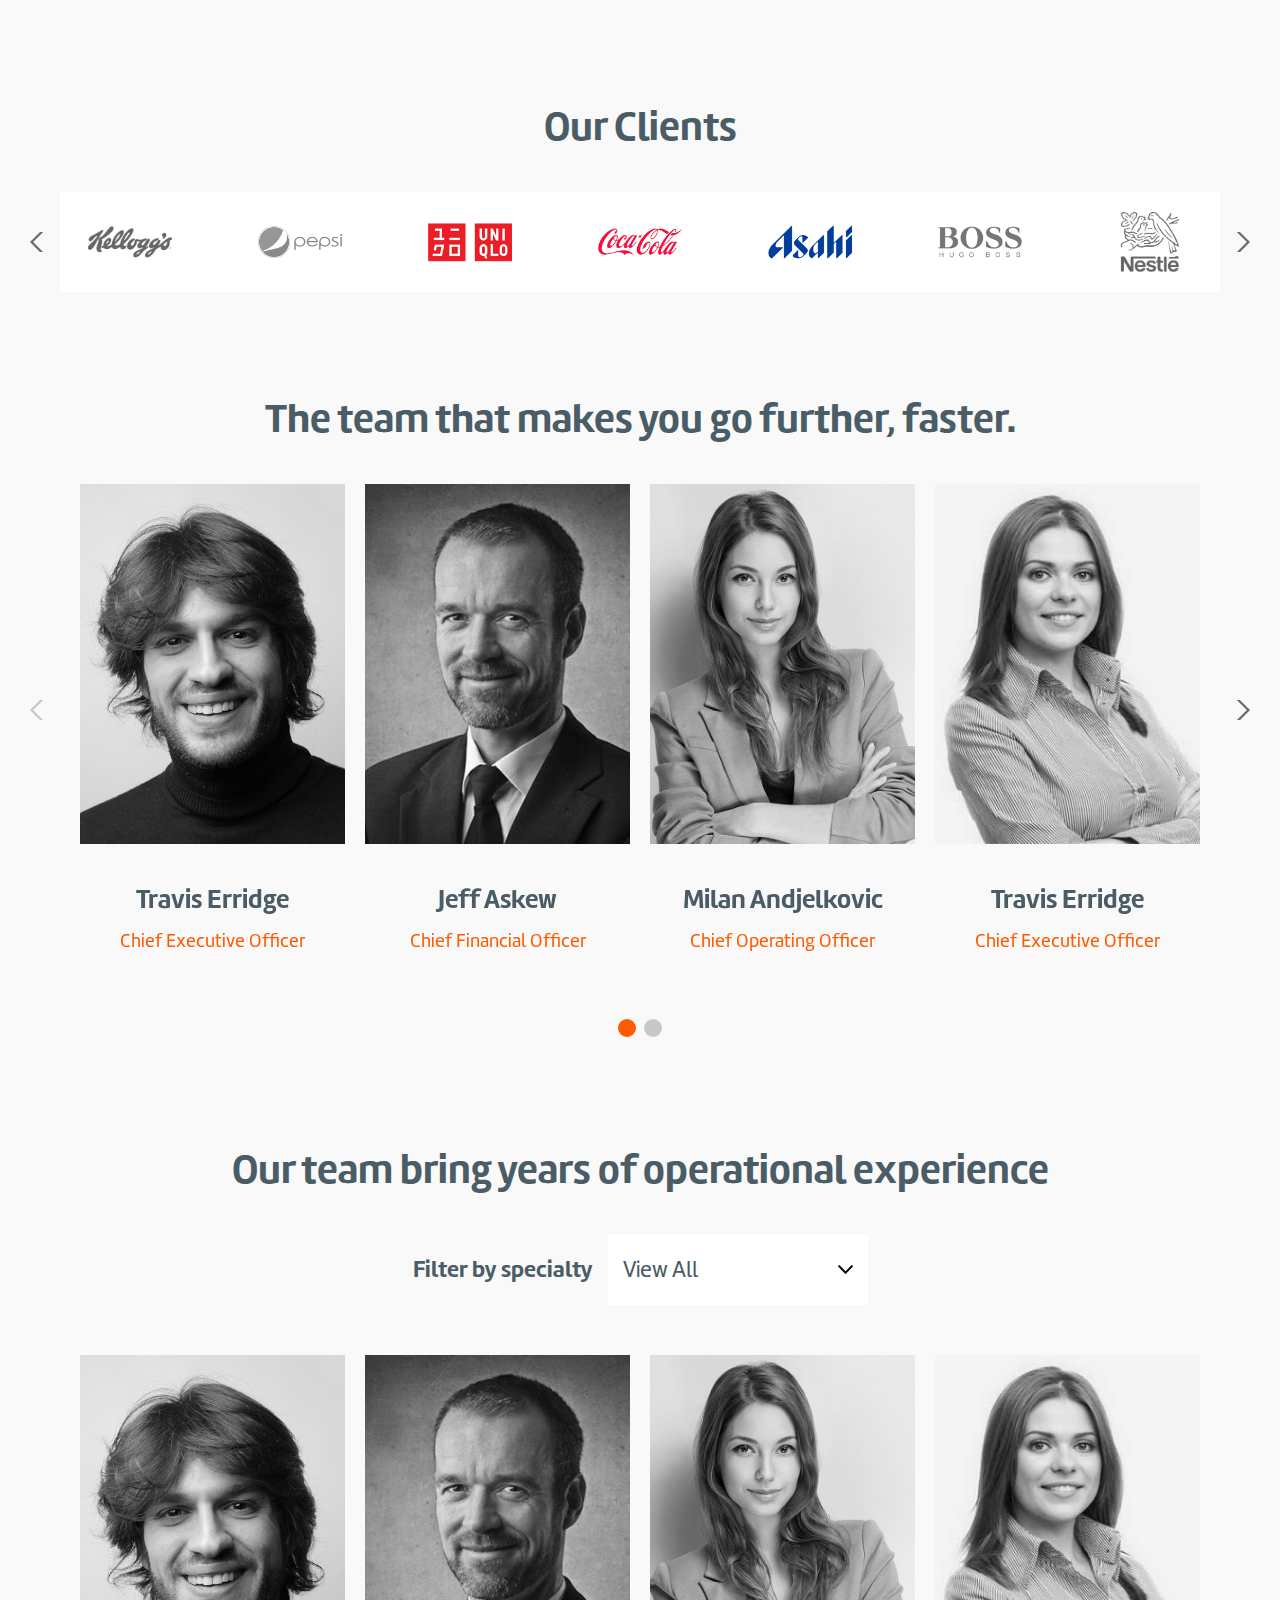
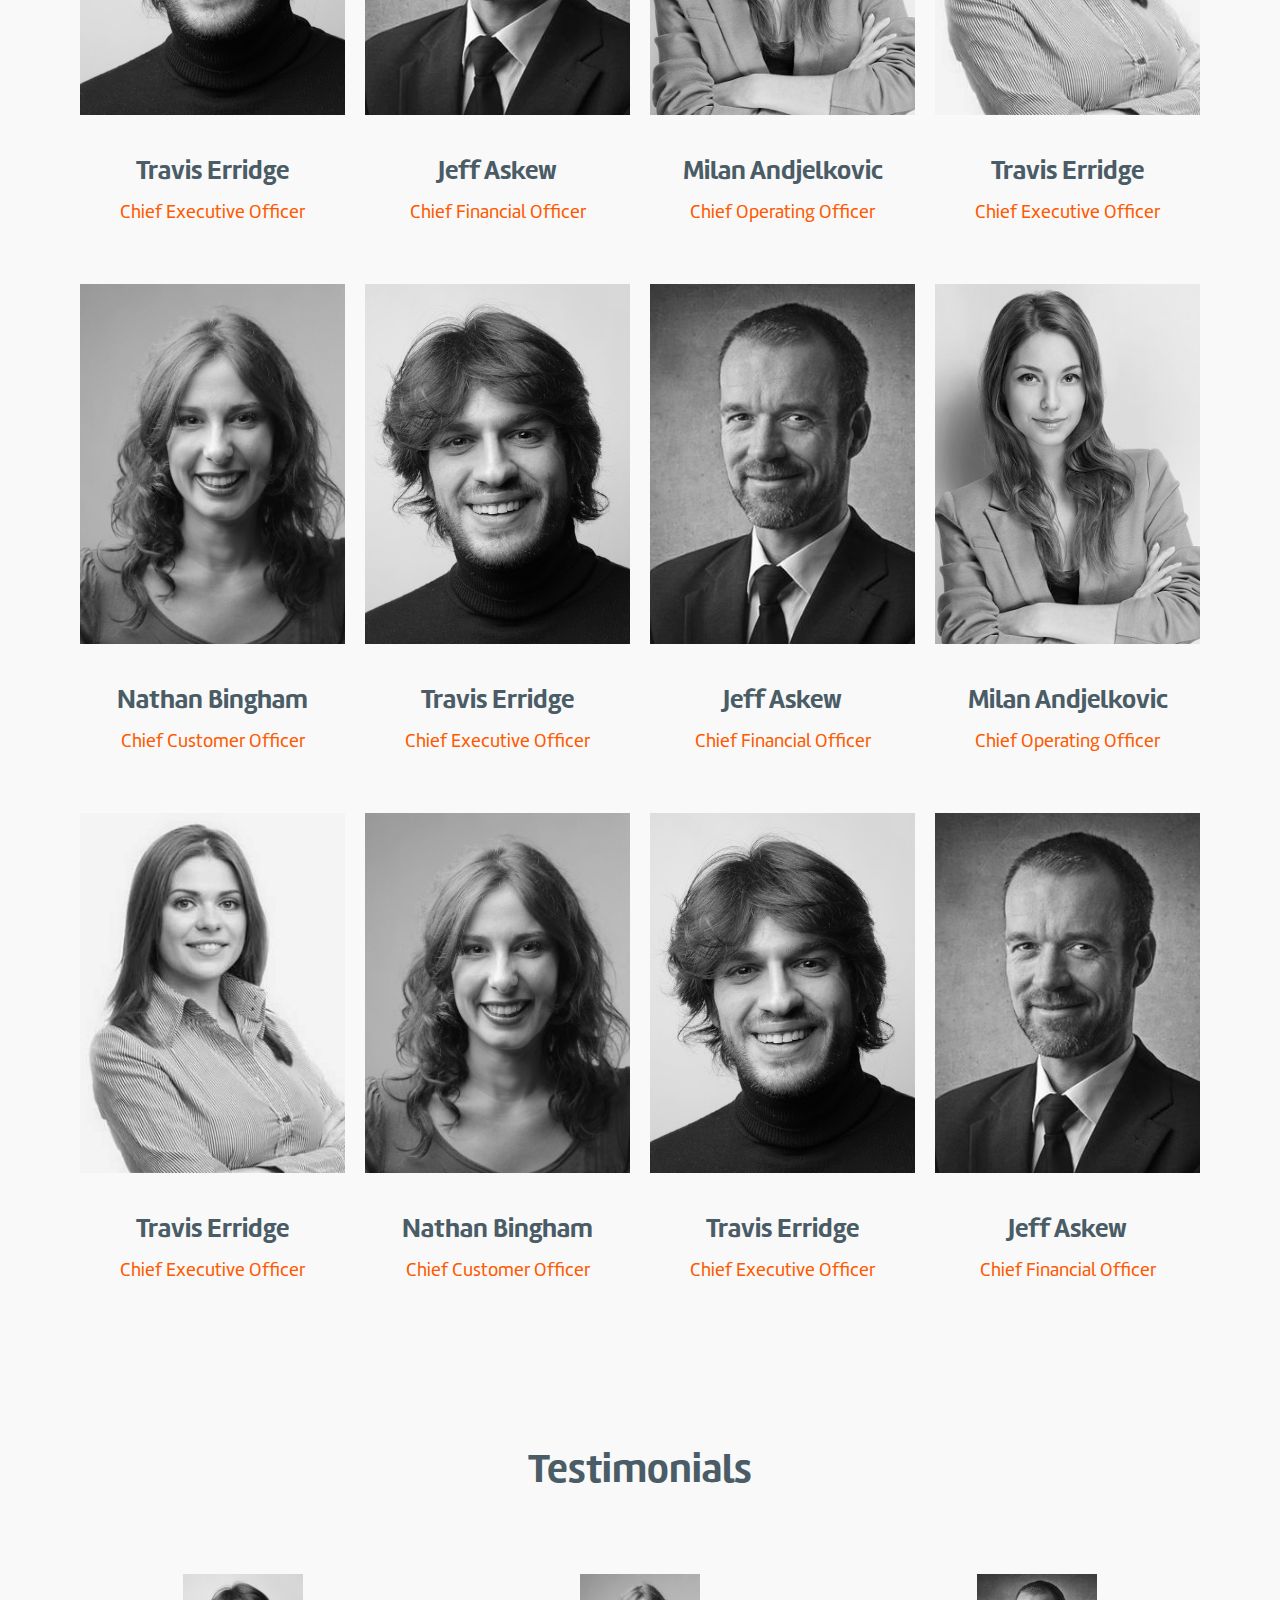
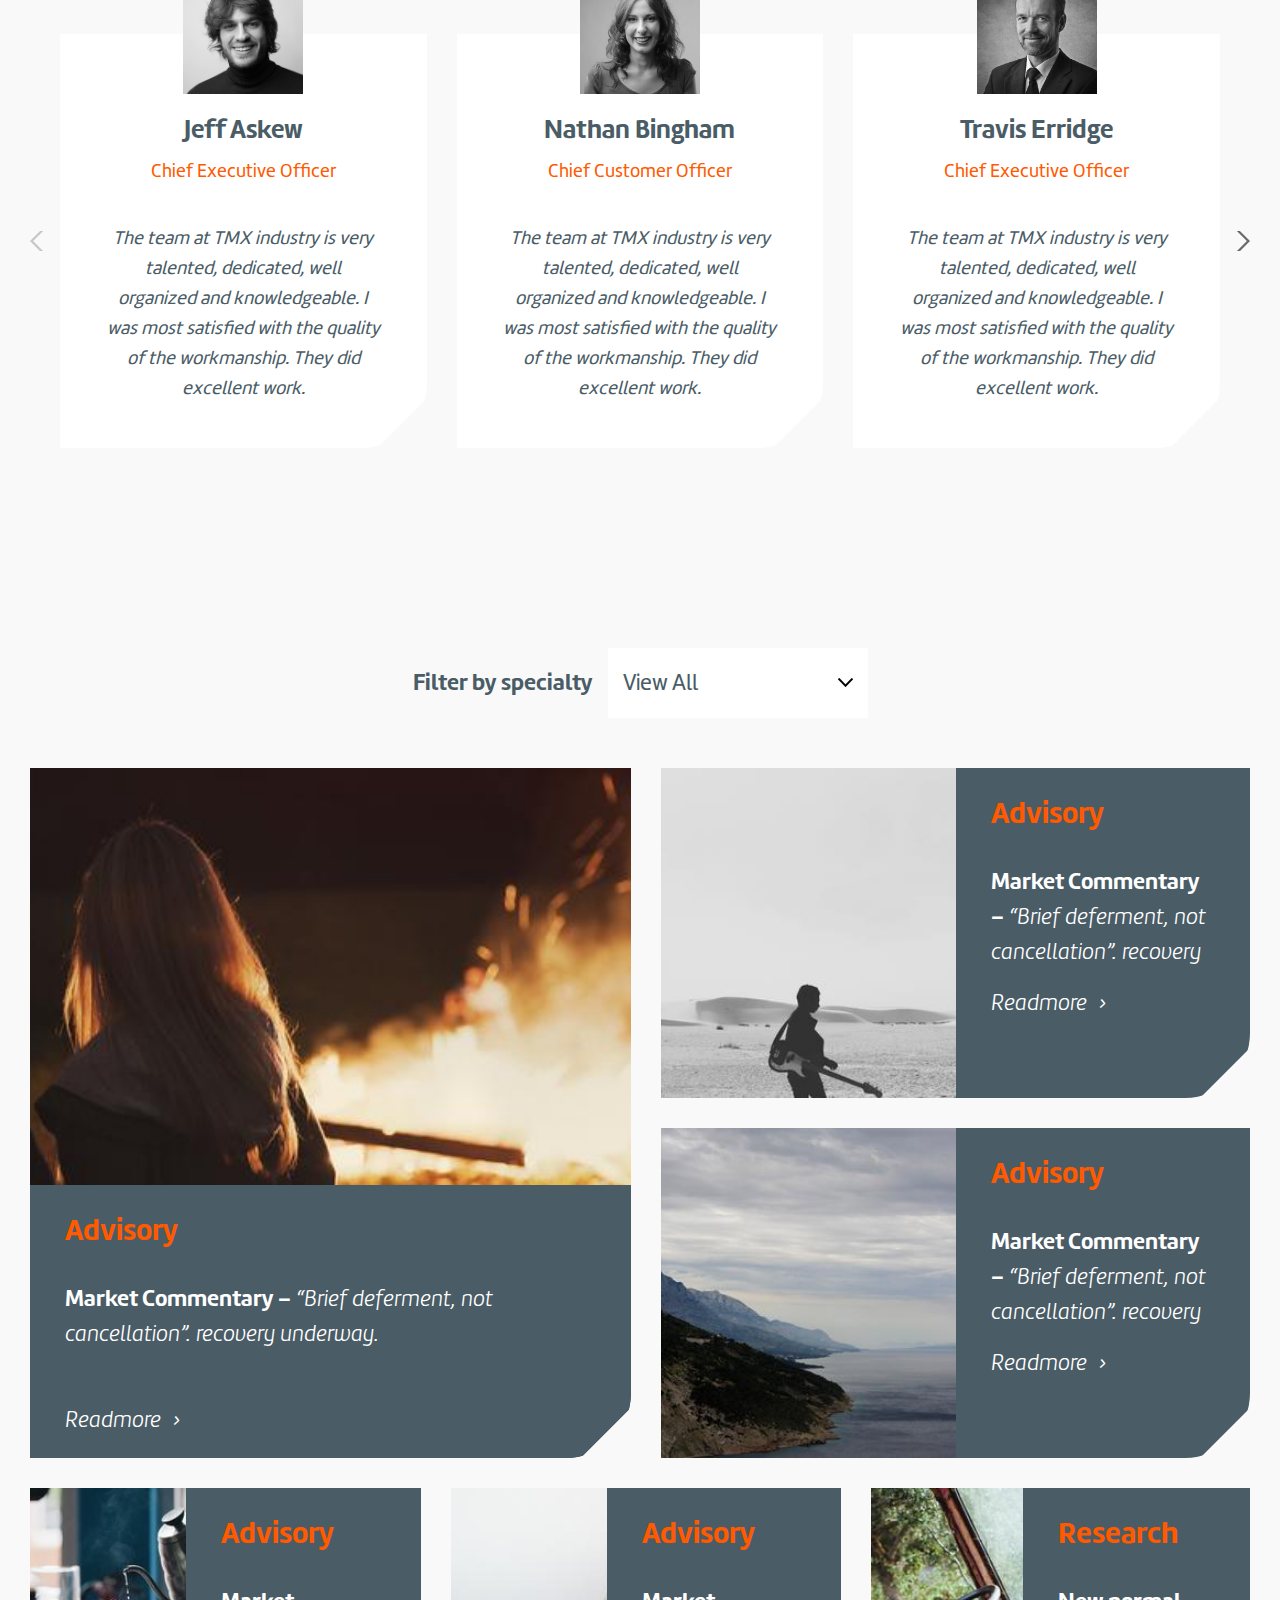
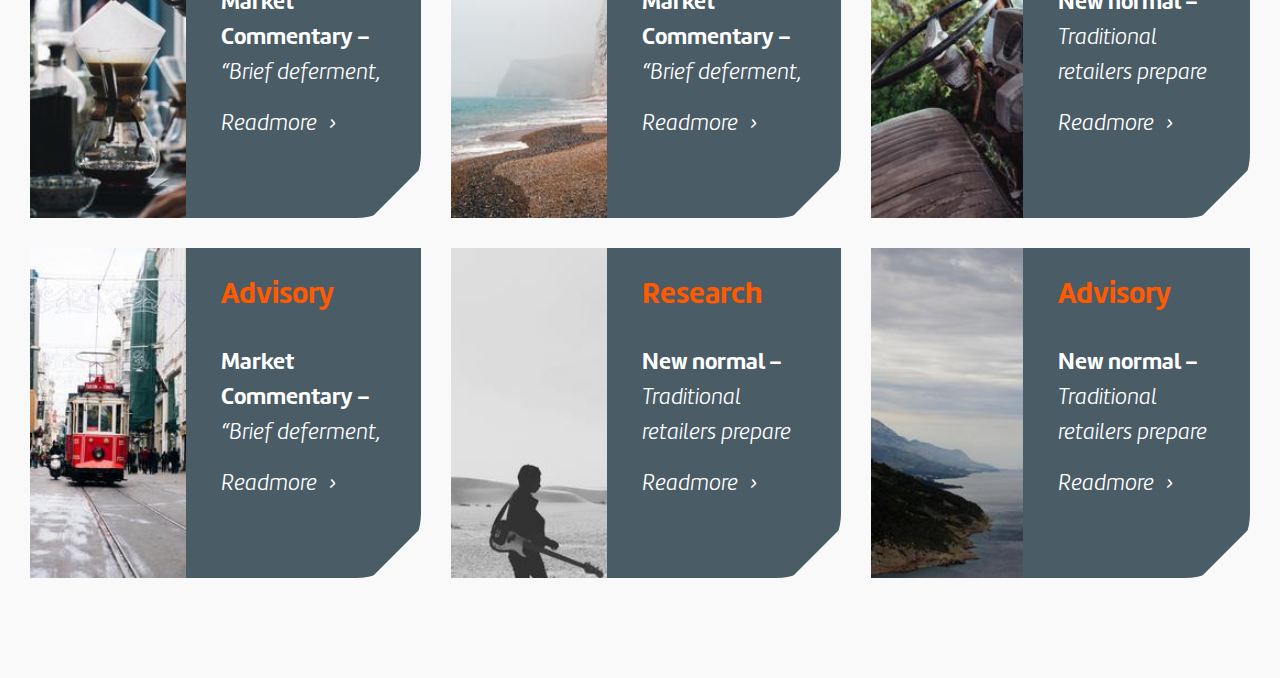
<file: index.html>
<!doctype html>
<html lang="en">
<head>
    <meta charset="UTF-8">
    <meta name="viewport"
          content="width=device-width, user-scalable=no, initial-scale=1.0, maximum-scale=1.0, minimum-scale=1.0">
    <meta http-equiv="X-UA-Compatible" content="ie=edge">
    <link rel="stylesheet" href="assets/plugins/swiper/swiper.min.css">
    <link rel="stylesheet" href="assets/styles/main.min.css">
    <title>Template TMX</title>
</head>
<body>
<section class="section__template section__template__listClient">
    <div class="section__template--header">
        <h2>Our Clients</h2>
    </div>
    <div class="section__template--content">
        <div class="swiper-container slideClient">
            <div class="swiper-wrapper">
                <div class="swiper-slide">
                    <a href="#" class="item__slide" title="">
                        <img src="assets/images/logo/coca.png" alt="">
                    </a>
                </div>
                <div class="swiper-slide">
                    <a href="#" class="item__slide" title="">
                        <img src="assets/images/logo/asahi.png" alt="">
                    </a>
                </div>
                <div class="swiper-slide">
                    <a href="#" class="item__slide" title="">
                        <img src="assets/images/logo/boss.png" alt="">
                    </a>
                </div>
                <div class="swiper-slide">
                    <a href="#" class="item__slide" title="">
                        <img src="assets/images/logo/nestle.png" alt="">
                    </a>
                </div>
                <div class="swiper-slide">
                    <a href="#" class="item__slide" title="">
                        <img src="assets/images/logo/schneider.png" alt="">
                    </a>
                </div>
                <div class="swiper-slide">
                    <a href="#" class="item__slide" title="">
                        <img src="assets/images/logo/kelloggs.png" alt="">
                    </a>
                </div>
                <div class="swiper-slide">
                    <a href="#" class="item__slide" title="">
                        <img src="assets/images/logo/pepsi.png" alt="">
                    </a>
                </div>
                <div class="swiper-slide">
                    <a href="#" class="item__slide" title="">
                        <img src="assets/images/logo/uniquilo.png" alt="">
                    </a>
                </div>

            </div>

        </div>
        <!-- Add Arrows -->
        <div class="swiper-button-next btnNextClient"></div>
        <div class="swiper-button-prev btnPrevClient"></div>
    </div>
</section>

<section class="section__template section__template__listPersonSlide">
    <div class="section__template--header">
        <h2>The team that makes you go further, faster.</h2>
    </div>
    <div class="section__template--content">
        <div class="swiper-container slidePerson">
            <div class="swiper-wrapper">
                <div class="swiper-slide">
                    <div class="item__slide">
                        <div class="item__slide--top">
                            <img src="assets/images/persons/team-1.jpg" alt="">
                            <div class="item__slide--description">
                                MILAN Andjelkovic, COO and co-founder of TM Insight,
                                is an experienced and dynamic
                                property professional with an extensive
                                skillset across industrial
                            </div>
                        </div>
                        <div class="item__slide--bottom">
                            <div class="item__slide--title">
                                Travis Erridge
                            </div>
                            <div class="item__slide--subtitle">
                                Chief Executive Officer
                            </div>
                        </div>
                    </div>

                </div>
                <div class="swiper-slide">
                    <div class="item__slide">
                        <div class="item__slide--top">
                            <img src="assets/images/persons/team-3.jpg" alt="">
                            <div class="item__slide--description">
                                MILAN Andjelkovic, COO and co-founder of TM Insight,
                                is an experienced and dynamic
                                property professional with an extensive
                                skillset across industrial
                            </div>
                        </div>
                        <div class="item__slide--bottom">
                            <div class="item__slide--title">
                                Jeff Askew
                            </div>
                            <div class="item__slide--subtitle">
                                Chief Financial Officer
                            </div>
                        </div>
                    </div>


                </div>
                <div class="swiper-slide">
                    <div class="item__slide">
                        <div class="item__slide--top">
                            <img src="assets/images/persons/team-2.jpg" alt="">
                            <div class="item__slide--description">
                                MILAN Andjelkovic, COO and co-founder of TM Insight,
                                is an experienced and dynamic
                                property professional with an extensive
                                skillset across industrial
                            </div>
                        </div>
                        <div class="item__slide--bottom">
                            <div class="item__slide--title">
                                Milan Andjelkovic
                            </div>
                            <div class="item__slide--subtitle">
                                Chief Operating Officer
                            </div>
                        </div>
                    </div>


                </div>
                <div class="swiper-slide">

                    <div class="item__slide">
                        <div class="item__slide--top">
                            <img src="assets/images/persons/team-5.jpg" alt="">
                            <div class="item__slide--description">
                                MILAN Andjelkovic, COO and co-founder of TM Insight,
                                is an experienced and dynamic
                                property professional with an extensive
                                skillset across industrial
                            </div>
                        </div>
                        <div class="item__slide--bottom">
                            <div class="item__slide--title">
                                Travis Erridge
                            </div>
                            <div class="item__slide--subtitle">
                                Chief Executive Officer
                            </div>
                        </div>
                    </div>

                </div>
                <div class="swiper-slide">

                    <div class="item__slide">
                        <div class="item__slide--top">
                            <img src="assets/images/persons/team-4.jpg" alt="">
                            <div class="item__slide--description">
                                MILAN Andjelkovic, COO and co-founder of TM Insight,
                                is an experienced and dynamic
                                property professional with an extensive
                                skillset across industrial
                            </div>
                        </div>
                        <div class="item__slide--bottom">
                            <div class="item__slide--title">
                                Nathan Bingham
                            </div>
                            <div class="item__slide--subtitle">
                                Chief Customer Officer
                            </div>
                        </div>
                    </div>

                </div>

            </div>
            <div class="swiper-pagination paginationPerson"></div>

        </div>
        <!-- Add Arrows -->
        <div class="swiper-button-next btnNextPerson"></div>
        <div class="swiper-button-prev btnPrevPerson"></div>
    </div>
</section>

<section class="section__template section__template__listPersonGrid">
    <div class="section__template--header">
        <h2>Our team bring years of operational experience</h2>
    </div>
    <div class="section__template--subHeader">
        <span>Filter by specialty</span>
        <select name="" id="" class="section__template--subHeader__slc">
            <option value="All">View All</option>
            <option value="Adviser">Adviser</option>
            <option value="Partner">Partner</option>
            <option value="Staff">Staff</option>
        </select>

    </div>
    <div class="section__template--content">
        <div class="gridPerson">
            <div class="item__grid">
                <div class="item__grid--container">
                    <div class="item__grid--top">
                        <img src="assets/images/persons/team-1.jpg" alt="">
                        <div class="item__grid--description">
                            MILAN Andjelkovic, COO and co-founder of TM Insight,
                            is an experienced and dynamic
                            property professional with an extensive
                            skillset across industrial
                            <ul>
                                <li>
                                    <a href="" title="Mail">
                                        <img src="assets/images/icons/mail.png" alt="">
                                    </a>
                                </li>
                                <li>
                                    <a href="" title="Linkedin"><img src="assets/images/icons/linkedin.png" alt=""></a>
                                </li>
                                <li>
                                    <a href="" title="VCard"><img src="assets/images/icons/vcard.png" alt=""></a>
                                </li>
                            </ul>
                        </div>
                    </div>
                    <div class="item__grid--bottom">
                        <div class="item__grid--title">
                            Travis Erridge
                        </div>
                        <div class="item__grid--subtitle">
                            Chief Executive Officer
                        </div>
                    </div>
                </div>
            </div>
            <div class="item__grid">
                <div class="item__grid--container">
                    <div class="item__grid--top">
                        <img src="assets/images/persons/team-3.jpg" alt="">
                        <div class="item__grid--description">
                            MILAN Andjelkovic, COO and co-founder of TM Insight,
                            is an experienced and dynamic
                            property professional with an extensive
                            skillset across industrial
                            <ul>
                                <li>
                                    <a href="" title="Mail">
                                        <img src="assets/images/icons/mail.png" alt="">
                                    </a>
                                </li>
                                <li>
                                    <a href="" title="Linkedin"><img src="assets/images/icons/linkedin.png" alt=""></a>
                                </li>
                                <li>
                                    <a href="" title="VCard"><img src="assets/images/icons/vcard.png" alt=""></a>
                                </li>
                            </ul>
                        </div>
                    </div>
                    <div class="item__grid--bottom">
                        <div class="item__grid--title">
                            Jeff Askew
                        </div>
                        <div class="item__grid--subtitle">
                            Chief Financial Officer
                        </div>
                    </div>
                </div>
            </div>
            <div class="item__grid">
                <div class="item__grid--container">
                    <div class="item__grid--top">
                        <img src="assets/images/persons/team-2.jpg" alt="">
                        <div class="item__grid--description">
                            MILAN Andjelkovic, COO and co-founder of TM Insight,
                            is an experienced and dynamic
                            property professional with an extensive
                            skillset across industrial
                            <ul>
                                <li>
                                    <a href="" title="Mail">
                                        <img src="assets/images/icons/mail.png" alt="">
                                    </a>
                                </li>
                                <li>
                                    <a href="" title="Linkedin"><img src="assets/images/icons/linkedin.png" alt=""></a>
                                </li>
                                <li>
                                    <a href="" title="VCard"><img src="assets/images/icons/vcard.png" alt=""></a>
                                </li>
                            </ul>
                        </div>
                    </div>
                    <div class="item__grid--bottom">
                        <div class="item__grid--title">
                            Milan Andjelkovic
                        </div>
                        <div class="item__grid--subtitle">
                            Chief Operating Officer
                        </div>
                    </div>
                </div>
            </div>
            <div class="item__grid">
                <div class="item__grid--container">
                    <div class="item__grid--top">
                        <img src="assets/images/persons/team-5.jpg" alt="">
                        <div class="item__grid--description">
                            MILAN Andjelkovic, COO and co-founder of TM Insight,
                            is an experienced and dynamic
                            property professional with an extensive
                            skillset across industrial
                            <ul>
                                <li>
                                    <a href="" title="Mail">
                                        <img src="assets/images/icons/mail.png" alt="">
                                    </a>
                                </li>
                                <li>
                                    <a href="" title="Linkedin"><img src="assets/images/icons/linkedin.png" alt=""></a>
                                </li>
                                <li>
                                    <a href="" title="VCard"><img src="assets/images/icons/vcard.png" alt=""></a>
                                </li>
                            </ul>
                        </div>
                    </div>
                    <div class="item__grid--bottom">
                        <div class="item__grid--title">
                            Travis Erridge
                        </div>
                        <div class="item__grid--subtitle">
                            Chief Executive Officer
                        </div>
                    </div>
                </div>
            </div>
            <div class="item__grid">
                <div class="item__grid--container">
                    <div class="item__grid--top">
                        <img src="assets/images/persons/team-4.jpg" alt="">
                        <div class="item__grid--description">
                            MILAN Andjelkovic, COO and co-founder of TM Insight,
                            is an experienced and dynamic
                            property professional with an extensive
                            skillset across industrial
                            <ul>
                                <li>
                                    <a href="" title="Mail">
                                        <img src="assets/images/icons/mail.png" alt="">
                                    </a>
                                </li>
                                <li>
                                    <a href="" title="Linkedin"><img src="assets/images/icons/linkedin.png" alt=""></a>
                                </li>
                                <li>
                                    <a href="" title="VCard"><img src="assets/images/icons/vcard.png" alt=""></a>
                                </li>
                            </ul>
                        </div>
                    </div>
                    <div class="item__grid--bottom">
                        <div class="item__grid--title">
                            Nathan Bingham
                        </div>
                        <div class="item__grid--subtitle">
                            Chief Customer Officer
                        </div>
                    </div>
                </div>
            </div>
            <div class="item__grid">
                <div class="item__grid--container">
                    <div class="item__grid--top">
                        <img src="assets/images/persons/team-1.jpg" alt="">
                        <div class="item__grid--description">
                            MILAN Andjelkovic, COO and co-founder of TM Insight,
                            is an experienced and dynamic
                            property professional with an extensive
                            skillset across industrial
                            <ul>
                                <li>
                                    <a href="" title="Mail">
                                        <img src="assets/images/icons/mail.png" alt="">
                                    </a>
                                </li>
                                <li>
                                    <a href="" title="Linkedin"><img src="assets/images/icons/linkedin.png" alt=""></a>
                                </li>
                                <li>
                                    <a href="" title="VCard"><img src="assets/images/icons/vcard.png" alt=""></a>
                                </li>
                            </ul>
                        </div>
                    </div>
                    <div class="item__grid--bottom">
                        <div class="item__grid--title">
                            Travis Erridge
                        </div>
                        <div class="item__grid--subtitle">
                            Chief Executive Officer
                        </div>
                    </div>
                </div>
            </div>
            <div class="item__grid">
                <div class="item__grid--container">
                    <div class="item__grid--top">
                        <img src="assets/images/persons/team-3.jpg" alt="">
                        <div class="item__grid--description">
                            MILAN Andjelkovic, COO and co-founder of TM Insight,
                            is an experienced and dynamic
                            property professional with an extensive
                            skillset across industrial
                            <ul>
                                <li>
                                    <a href="" title="Mail">
                                        <img src="assets/images/icons/mail.png" alt="">
                                    </a>
                                </li>
                                <li>
                                    <a href="" title="Linkedin"><img src="assets/images/icons/linkedin.png" alt=""></a>
                                </li>
                                <li>
                                    <a href="" title="VCard"><img src="assets/images/icons/vcard.png" alt=""></a>
                                </li>
                            </ul>
                        </div>
                    </div>
                    <div class="item__grid--bottom">
                        <div class="item__grid--title">
                            Jeff Askew
                        </div>
                        <div class="item__grid--subtitle">
                            Chief Financial Officer
                        </div>
                    </div>
                </div>
            </div>
            <div class="item__grid">
                <div class="item__grid--container">
                    <div class="item__grid--top">
                        <img src="assets/images/persons/team-2.jpg" alt="">
                        <div class="item__grid--description">
                            MILAN Andjelkovic, COO and co-founder of TM Insight,
                            is an experienced and dynamic
                            property professional with an extensive
                            skillset across industrial
                            <ul>
                                <li>
                                    <a href="" title="Mail">
                                        <img src="assets/images/icons/mail.png" alt="">
                                    </a>
                                </li>
                                <li>
                                    <a href="" title="Linkedin"><img src="assets/images/icons/linkedin.png" alt=""></a>
                                </li>
                                <li>
                                    <a href="" title="VCard"><img src="assets/images/icons/vcard.png" alt=""></a>
                                </li>
                            </ul>
                        </div>
                    </div>
                    <div class="item__grid--bottom">
                        <div class="item__grid--title">
                            Milan Andjelkovic
                        </div>
                        <div class="item__grid--subtitle">
                            Chief Operating Officer
                        </div>
                    </div>
                </div>
            </div>
            <div class="item__grid">
                <div class="item__grid--container">
                    <div class="item__grid--top">
                        <img src="assets/images/persons/team-5.jpg" alt="">
                        <div class="item__grid--description">
                            MILAN Andjelkovic, COO and co-founder of TM Insight,
                            is an experienced and dynamic
                            property professional with an extensive
                            skillset across industrial
                            <ul>
                                <li>
                                    <a href="" title="Mail">
                                        <img src="assets/images/icons/mail.png" alt="">
                                    </a>
                                </li>
                                <li>
                                    <a href="" title="Linkedin"><img src="assets/images/icons/linkedin.png" alt=""></a>
                                </li>
                                <li>
                                    <a href="" title="VCard"><img src="assets/images/icons/vcard.png" alt=""></a>
                                </li>
                            </ul>
                        </div>
                    </div>
                    <div class="item__grid--bottom">
                        <div class="item__grid--title">
                            Travis Erridge
                        </div>
                        <div class="item__grid--subtitle">
                            Chief Executive Officer
                        </div>
                    </div>
                </div>
            </div>
            <div class="item__grid">
                <div class="item__grid--container">
                    <div class="item__grid--top">
                        <img src="assets/images/persons/team-4.jpg" alt="">
                        <div class="item__grid--description">
                            MILAN Andjelkovic, COO and co-founder of TM Insight,
                            is an experienced and dynamic
                            property professional with an extensive
                            skillset across industrial
                            <ul>
                                <li>
                                    <a href="" title="Mail">
                                        <img src="assets/images/icons/mail.png" alt="">
                                    </a>
                                </li>
                                <li>
                                    <a href="" title="Linkedin"><img src="assets/images/icons/linkedin.png" alt=""></a>
                                </li>
                                <li>
                                    <a href="" title="VCard"><img src="assets/images/icons/vcard.png" alt=""></a>
                                </li>
                            </ul>
                        </div>
                    </div>
                    <div class="item__grid--bottom">
                        <div class="item__grid--title">
                            Nathan Bingham
                        </div>
                        <div class="item__grid--subtitle">
                            Chief Customer Officer
                        </div>
                    </div>
                </div>
            </div>
            <div class="item__grid">
                <div class="item__grid--container">
                    <div class="item__grid--top">
                        <img src="assets/images/persons/team-1.jpg" alt="">
                        <div class="item__grid--description">
                            MILAN Andjelkovic, COO and co-founder of TM Insight,
                            is an experienced and dynamic
                            property professional with an extensive
                            skillset across industrial
                            <ul>
                                <li>
                                    <a href="" title="Mail">
                                        <img src="assets/images/icons/mail.png" alt="">
                                    </a>
                                </li>
                                <li>
                                    <a href="" title="Linkedin"><img src="assets/images/icons/linkedin.png" alt=""></a>
                                </li>
                                <li>
                                    <a href="" title="VCard"><img src="assets/images/icons/vcard.png" alt=""></a>
                                </li>
                            </ul>
                        </div>
                    </div>
                    <div class="item__grid--bottom">
                        <div class="item__grid--title">
                            Travis Erridge
                        </div>
                        <div class="item__grid--subtitle">
                            Chief Executive Officer
                        </div>
                    </div>
                </div>
            </div>
            <div class="item__grid">
                <div class="item__grid--container">
                    <div class="item__grid--top">
                        <img src="assets/images/persons/team-3.jpg" alt="">
                        <div class="item__grid--description">
                            MILAN Andjelkovic, COO and co-founder of TM Insight,
                            is an experienced and dynamic
                            property professional with an extensive
                            skillset across industrial
                            <ul>
                                <li>
                                    <a href="" title="Mail">
                                        <img src="assets/images/icons/mail.png" alt="">
                                    </a>
                                </li>
                                <li>
                                    <a href="" title="Linkedin"><img src="assets/images/icons/linkedin.png" alt=""></a>
                                </li>
                                <li>
                                    <a href="" title="VCard"><img src="assets/images/icons/vcard.png" alt=""></a>
                                </li>
                            </ul>
                        </div>
                    </div>
                    <div class="item__grid--bottom">
                        <div class="item__grid--title">
                            Jeff Askew
                        </div>
                        <div class="item__grid--subtitle">
                            Chief Financial Officer
                        </div>
                    </div>
                </div>
            </div>
        </div>
    </div>
</section>

<section class="section__template section__template__listTestimonials">
    <div class="section__template--header">
        <h2>Testimonials</h2>
    </div>
    <div class="section__template--content">
        <div class="swiper-container slideTestimonial">
            <div class="swiper-wrapper">
                <div class="swiper-slide">
                    <div class="item__slide">
                        <div class="item__slide--top">
                            <img src="assets/images/persons/team-1.jpg" alt="">
                        </div>
                        <div class="item__slide--bottom">
                            <div class="item__slide--title">
                                Jeff Askew
                            </div>
                            <div class="item__slide--subtitle">
                                Chief Executive Officer
                            </div>
                            <div class="item__slide--content">
                                The team at TMX industry is very talented,
                                dedicated, well organized and knowledgeable.
                                I was most satisfied with the quality of the workmanship.
                                They did excellent work.
                            </div>
                        </div>
                    </div>

                </div>
                <div class="swiper-slide">
                    <div class="item__slide">
                        <div class="item__slide--top">
                            <img src="assets/images/persons/team-4.jpg" alt="">
                        </div>
                        <div class="item__slide--bottom">
                            <div class="item__slide--title">
                                Nathan Bingham
                            </div>
                            <div class="item__slide--subtitle">
                                Chief Customer Officer
                            </div>
                            <div class="item__slide--content">
                                The team at TMX industry is very talented,
                                dedicated, well organized and knowledgeable.
                                I was most satisfied with the quality of the workmanship.
                                They did excellent work.
                            </div>
                        </div>
                    </div>

                </div>
                <div class="swiper-slide">
                    <div class="item__slide">
                        <div class="item__slide--top">
                            <img src="assets/images/persons/team-3.jpg" alt="">
                        </div>
                        <div class="item__slide--bottom">
                            <div class="item__slide--title">
                                Travis Erridge
                            </div>
                            <div class="item__slide--subtitle">
                                Chief Executive Officer
                            </div>
                            <div class="item__slide--content">
                                The team at TMX industry is very talented,
                                dedicated, well organized and knowledgeable.
                                I was most satisfied with the quality of the workmanship.
                                They did excellent work.
                            </div>
                        </div>
                    </div>

                </div>
                <div class="swiper-slide">
                    <div class="item__slide">
                        <div class="item__slide--top">
                            <img src="assets/images/persons/team-2.jpg" alt="">
                        </div>
                        <div class="item__slide--bottom">
                            <div class="item__slide--title">
                                Travis Erridge
                            </div>
                            <div class="item__slide--subtitle">
                                Chief Financial Officer
                            </div>
                            <div class="item__slide--content">
                                The team at TMX industry is very talented,
                                dedicated, well organized and knowledgeable.
                                I was most satisfied with the quality of the workmanship.
                                They did excellent work.
                            </div>
                        </div>
                    </div>

                </div>
            </div>

        </div>
        <!-- Add Arrows -->
        <div class="swiper-button-next btnNextTestimonial"></div>
        <div class="swiper-button-prev btnPrevTestimonial"></div>
    </div>
</section>

<section class="section__template section__template__listPostGrid">
    <div class="section__template--subHeader">
        <span>Filter by specialty</span>
        <select name="" class="section__template--subHeader__slc">
            <option value="All">View All</option>
            <option value="Adviser">Adviser</option>
            <option value="Partner">Partner</option>
            <option value="Staff">Staff</option>
        </select>
    </div>
    <div class="section__template--content">
        <div class="listPostGrid">
            <div class="itemPost itemPost-1">
                <div class="itemPost__pic">
                    <img src="assets/images/thumbnails/thumbnail-1.jpg" alt="">
                </div>
                <div class="itemPost__content">
                    <a href="#" class="itemPost__content--category" title="">
                        Advisory
                    </a>
                    <div class="itemPost__content--title">
                        <span>Market Commentary –</span> “Brief deferment, not cancellation”. recovery underway.
                    </div>
                    <a href="#" class="itemPost__content--readmore">
                        Readmore
                    </a>
                </div>
            </div>
            <div class="itemPost itemPost-2">
                <div class="itemPost__pic">
                    <img src="assets/images/thumbnails/thumbnail-2.jpg" alt="">
                </div>
                <div class="itemPost__content">
                    <a href="#" class="itemPost__content--category" title="">
                        Advisory
                    </a>
                    <div class="itemPost__content--title">
                        <span>Market Commentary –</span> “Brief deferment, not cancellation”. recovery underway.
                    </div>
                    <a href="#" class="itemPost__content--readmore">
                        Readmore
                    </a>
                </div>
            </div>
            <div class="itemPost itemPost-3">
                <div class="itemPost__pic">
                    <img src="assets/images/thumbnails/thumbnail-3.jpg" alt="">
                </div>
                <div class="itemPost__content">
                    <a href="#" class="itemPost__content--category" title="">
                        Advisory
                    </a>
                    <div class="itemPost__content--title">
                        <span>Market Commentary –</span> “Brief deferment, not cancellation”. recovery underway.
                    </div>
                    <a href="#" class="itemPost__content--readmore">
                        Readmore
                    </a>
                </div>
            </div>
            <div class="itemPost itemPost-4">
                <div class="itemPost__pic">
                    <img src="assets/images/thumbnails/thumbnail-4.jpg" alt="">
                </div>
                <div class="itemPost__content">
                    <a href="#" class="itemPost__content--category" title="">
                        Advisory
                    </a>
                    <div class="itemPost__content--title">
                        <span>Market Commentary –</span> “Brief deferment, not cancellation”. recovery underway.
                    </div>
                    <a href="#" class="itemPost__content--readmore">
                        Readmore
                    </a>
                </div>
            </div>
            <div class="itemPost itemPost-5">
                <div class="itemPost__pic">
                    <img src="assets/images/thumbnails/thumbnail-5.jpg" alt="">
                </div>
                <div class="itemPost__content">
                    <a href="#" class="itemPost__content--category" title="">
                        Advisory
                    </a>
                    <div class="itemPost__content--title">
                        <span>Market Commentary –</span> “Brief deferment, not cancellation”. recovery underway.
                    </div>
                    <a href="#" class="itemPost__content--readmore">
                        Readmore
                    </a>
                </div>
            </div>
            <div class="itemPost itemPost-6">
                <div class="itemPost__pic">
                    <img src="assets/images/thumbnails/thumbnail-6.jpg" alt="">
                </div>
                <div class="itemPost__content">
                    <a href="#" class="itemPost__content--category" title="">
                        Research
                    </a>
                    <div class="itemPost__content--title">
                        <span> New normal – </span>Traditional retailers prepare to downsize.
                    </div>
                    <a href="#" class="itemPost__content--readmore">
                        Readmore
                    </a>
                </div>
            </div>
            <div class="itemPost itemPost-7">
                <div class="itemPost__pic">
                    <img src="assets/images/thumbnails/thumbnail-7.jpg" alt="">
                </div>
                <div class="itemPost__content">
                    <a href="#" class="itemPost__content--category" title="">
                        Advisory
                    </a>
                    <div class="itemPost__content--title">
                        <span>Market Commentary –</span> “Brief deferment, not cancellation”. recovery underway.
                    </div>
                    <a href="#" class="itemPost__content--readmore">
                        Readmore
                    </a>
                </div>
            </div>
            <div class="itemPost itemPost-8">
                <div class="itemPost__pic">
                    <img src="assets/images/thumbnails/thumbnail-2.jpg" alt="">
                </div>
                <div class="itemPost__content">
                    <a href="#" class="itemPost__content--category" title="">
                        Research
                    </a>
                    <div class="itemPost__content--title">
                        <span> New normal – </span>Traditional retailers prepare to downsize.
                    </div>
                    <a href="#" class="itemPost__content--readmore">
                        Readmore
                    </a>
                </div>
            </div>
            <div class="itemPost itemPost-9">
                <div class="itemPost__pic">
                    <img src="assets/images/thumbnails/thumbnail-3.jpg" alt="">
                </div>
                <div class="itemPost__content">
                    <a href="#" class="itemPost__content--category" title="">
                        Advisory
                    </a>
                    <div class="itemPost__content--title">
                        <span> New normal – </span>Traditional retailers prepare to downsize.
                    </div>
                    <a href="#" class="itemPost__content--readmore">
                        Readmore
                    </a>
                </div>
            </div>

        </div>
    </div>
</section>


<script src="https://cdnjs.cloudflare.com/ajax/libs/jquery/2.1.3/jquery.min.js"></script>
<script src="assets/plugins/swiper/swiper.min.js"></script>
<script>
  var slideClient = new Swiper('.slideClient', {
    slidesPerView: 7,
    spaceBetween: 30,
    loop: true,
    navigation: {
      nextEl: '.btnNextClient',
      prevEl: '.btnPrevClient',
    },
    centeredSlides: true,
    breakpoints: {
      768: {
        slidesPerView: 3,
      },
      992: {
        slidesPerView: 4,
      },
      1200: {
        slidesPerView: 5,
      },
    },
  });

  var slidePerson = new Swiper('.slidePerson', {
    slidesPerView: 4,
    spaceBetween: 20,
    navigation: {
      nextEl: '.btnNextPerson',
      prevEl: '.btnPrevPerson',
    },
    pagination: {
      el: '.paginationPerson',
      clickable: true
    },
    breakpoints: {
      480: {
        slidesPerView: 1,
      },
      768: {
        slidesPerView: 2,
      },
      1024: {
        slidesPerView: 3,
      },
    },
  });

  var slideTestimonial = new Swiper('.slideTestimonial', {
    slidesPerView: 3,
    spaceBetween: 30,
    navigation: {
      nextEl: '.btnNextTestimonial',
      prevEl: '.btnPrevTestimonial',
    },
    breakpoints: {
      768: {
        slidesPerView: 1,
      },
      992: {
        slidesPerView: 2,
      },
    },
  });

  //  Select Dropdown
  $('select').each(function () {
    var $this = $(this), numberOfOptions = $(this).children('option').length;

    $this.addClass('selectCustom-hidden');
    $this.wrap('<div class="selectCustom"></div>');
    $this.after('<div class="selectCustom-styled"></div>');

    var $styledSelect = $this.next('div.selectCustom-styled');
    $styledSelect.text($this.children('option').eq(0).text());

    var $list = $('<ul />', {
      'class': 'selectCustom-options'
    }).insertAfter($styledSelect);

    for (var i = 0; i < numberOfOptions; i++) {
      $('<li />', {
        text: $this.children('option').eq(i).text(),
        rel: $this.children('option').eq(i).val()
      }).appendTo($list);
    }

    var $listItems = $list.children('li');

    $styledSelect.click(function (e) {
      e.stopPropagation();
      $('div.selectCustom-styled.active').not(this).each(function () {
        $(this).removeClass('active').next('ul.selectCustom-options').hide();
      });
      $(this).toggleClass('active').next('ul.selectCustom-options').toggle();
    });

    $listItems.click(function (e) {
      e.stopPropagation();
      $styledSelect.text($(this).text()).removeClass('active');
      $this.val($(this).attr('rel'));
      $list.hide();
      //console.log($this.val());
    });

    $(document).click(function () {
      $styledSelect.removeClass('active');
      $list.hide();
    });

  });
</script>
</body>
</html>
</file>
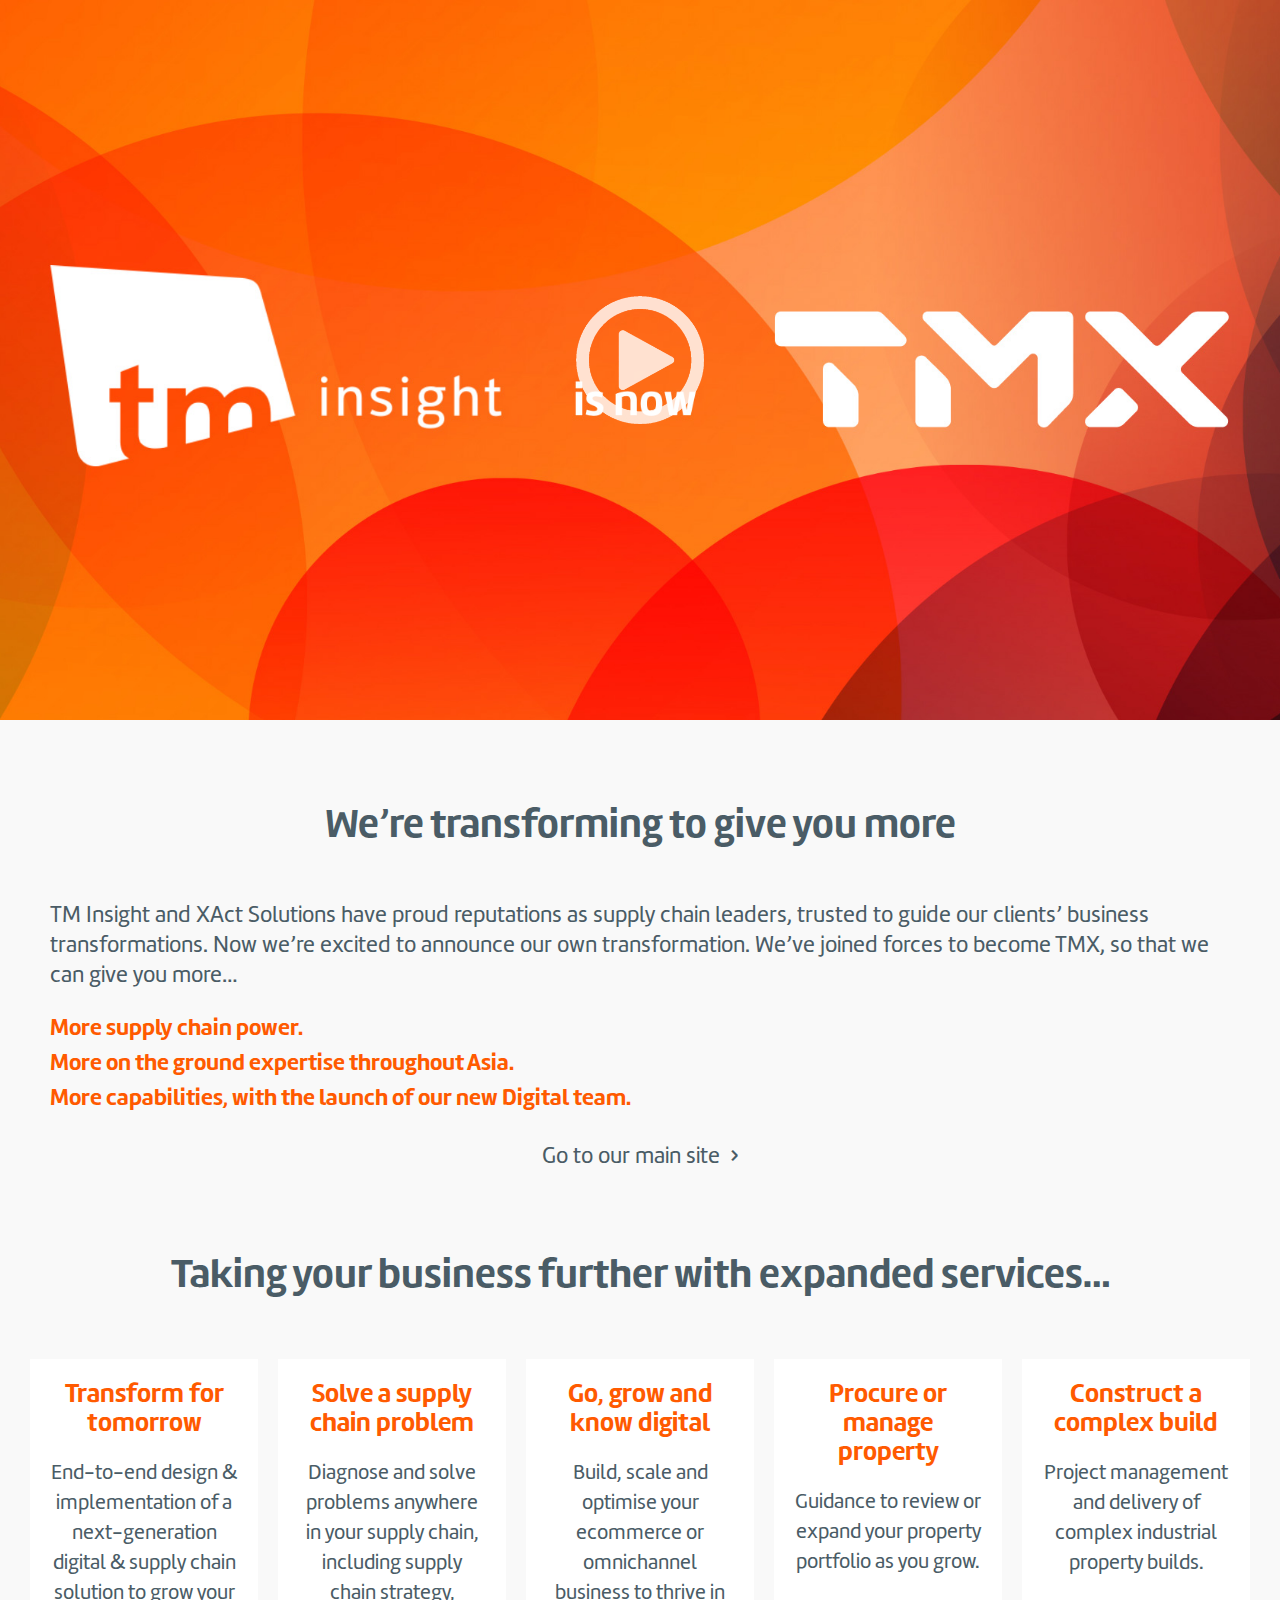
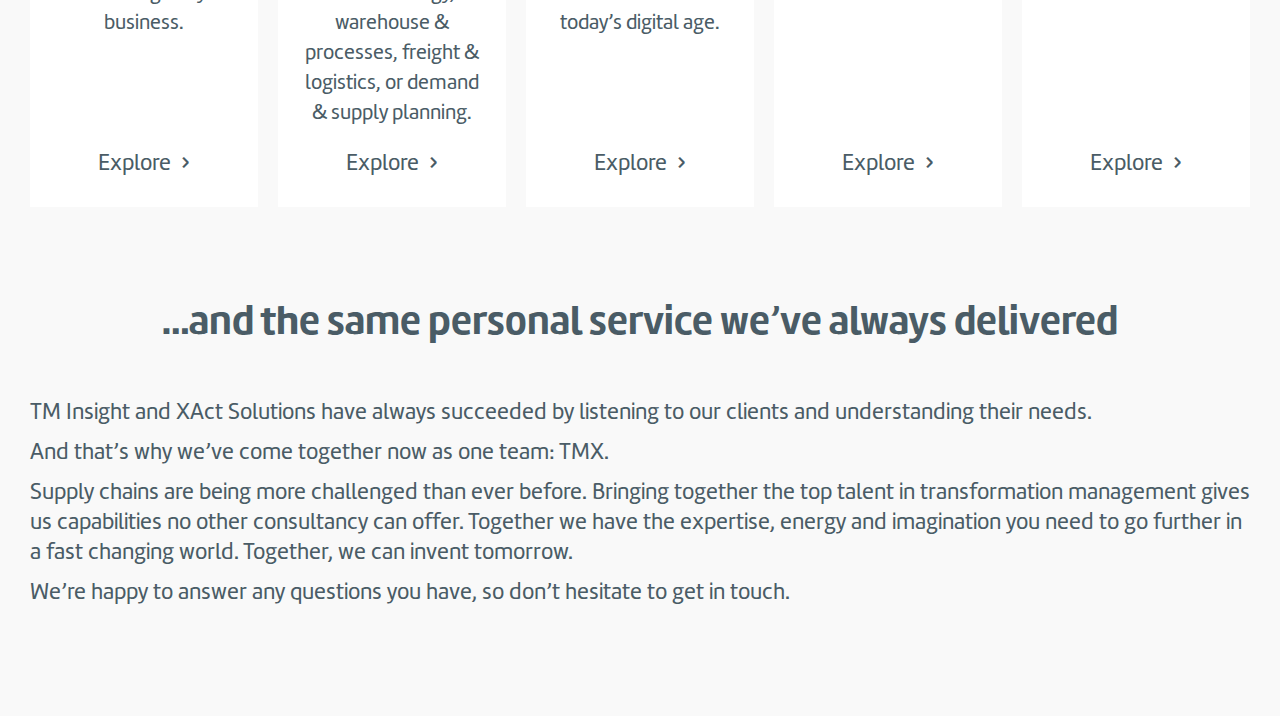
<file: rebrand.html>
<!DOCTYPE html>
<html lang="en">
<head>
    <meta charset="UTF-8">
    <meta name="viewport"
          content="width=device-width, user-scalable=no, initial-scale=1.0, maximum-scale=1.0, minimum-scale=1.0">
    <meta http-equiv="X-UA-Compatible" content="ie=edge">
    <link rel="stylesheet" href="assets/styles/rebrand.min.css">
    <title>Template TMX - Rebrand</title>
</head>
<body>
<main class="rebrand__template">
    <section class="section__banner" id="sectionVideo">
        <div class="section__bgVideo">
            <img src="assets/images/rebrand/bannerHeroRebrand.jpg" alt="">
        </div>

        <video playsinline muted loop id="videoMain">
            <source src="assets/videos/headerVideo.mp4" type="video/mp4">
            Your browser does not support the video tag.
        </video>
    </section>
    <section class="section__container section__First">
        <div class="section__rows">
            <h2 class="section__title">
                We’re transforming to give you more
            </h2>
            <div class="section__description">
                TM Insight and XAct Solutions have proud reputations as supply chain leaders, trusted to guide our
                clients’ business transformations. Now we’re excited to announce our own transformation. We’ve joined
                forces to become TMX, so that we can give you more…
                <ul>
                    <li>More supply chain power.</li>
                    <li>More on the ground expertise throughout Asia.</li>
                    <li>More capabilities, with the launch of our new Digital team.</li>
                </ul>
            </div>
            <a href="#" class="section__btnCTA">Go to our main site</a>

        </div>
    </section>

    <section class="section__container section__Second">
        <div class="section__rows">
            <h2 class="section__title">
                Taking your business further with expanded services…
            </h2>
            <div class="section__listItem">
                <div class="item">
                    <div class="item__container">
                        <div class="item__title">
                            Transform 
                            for tomorrow
                        </div>
                        <div class="item__content">
                            End-to-end design & implementation of a
                            next-generation digital & supply chain solution to grow
                            your business.
                        </div>
                        <a href="#" class="item__loadmore">Explore</a>
                    </div>

                </div>
                <div class="item">
                    <div class="item__container">
                        <div class="item__title">
                            Solve a supply chain 
                            problem
                        </div>
                        <div class="item__content">
                            Diagnose and solve problems anywhere in your supply chain, including supply chain strategy,
                            warehouse & processes, freight & logistics, or demand & supply planning.
                        </div>
                        <a href="#" class="item__loadmore">Explore</a>
                    </div>

                </div>
                <div class="item">
                    <div class="item__container">
                        <div class="item__title">
                            Go, grow and
                            know digital
                        </div>
                        <div class="item__content">
                            Build, scale and optimise
                            your ecommerce or omnichannel
                            business to thrive in today’s digital age.
                        </div>
                        <a href="#" class="item__loadmore">Explore</a>
                    </div>

                </div>
                <div class="item">
                    <div class="item__container">
                        <div class="item__title">
                            Procure or
                            manage property
                        </div>
                        <div class="item__content">
                            Guidance to review
                            or expand your property
                            portfolio as you grow.
                        </div>
                        <a href="#" class="item__loadmore">Explore</a>
                    </div>

                </div>
                <div class="item">
                    <div class="item__container">
                        <div class="item__title">
                            Construct 
                            a complex build
                        </div>
                        <div class="item__content">
                            Project management
                            and delivery of complex industrial property builds.
                        </div>
                        <a href="#" class="item__loadmore">Explore</a>
                    </div>

                </div>
            </div>
        </div>
    </section>

    <section class="section__container section__Third">
        <div class="section__rows">
            <h2 class="section__title">
                …and the same personal service we’ve always delivered
            </h2>
            <div class="section__description">
                <p> TM Insight and XAct Solutions have always succeeded by listening to our clients and understanding
                    their
                    needs. </p>
                <p> And that’s why we’ve come together now as one team: TMX. </p>
                <p> Supply chains are being more challenged than ever before. Bringing together the top talent in
                    transformation management gives us capabilities no other consultancy can offer.
                    Together we have the expertise, energy and imagination you need to go further in a fast changing
                    world.
                    Together, we can invent tomorrow. </p>
                <p> We’re happy to answer any questions you have, so don’t hesitate to get in touch.
                </p>


            </div>
        </div>
    </section>

</main>

<script>
  var bannerVideo = document.getElementById('sectionVideo');
  var videoMain = document.getElementById('videoMain');
  videoMain.addEventListener(
    'play',
    function() {
      videoMain.play();
    },
    false);

  bannerVideo.onclick = function() {
    if (videoMain.paused) {
      videoMain.play();
      bannerVideo.classList.add("active");
    } else {
      videoMain.pause();
      bannerVideo.classList.remove("active");
    }

    return false;
  };
</script>

</body>
</html>
</file>
<file: assets/styles/main.min.css>
@charset "UTF-8";.section__template__listPersonGrid .item__grid--description,.section__template__listPersonGrid .section__template--subHeader .selectCustom-styled,.section__template__listPersonSlide .item__slide--description,.section__template__listPostGrid .section__template--subHeader .selectCustom-styled{transition:all .3s!important;-o-transition:all .3s!important;-ms-transition:all .3s!important;-webkit-transition:all .3s!important;-moz-transition:all .3s!important}.section__template__listPersonGrid .gridPerson,.section__template__listPersonGrid .item__grid--description,.section__template__listPersonGrid .item__grid--description ul,.section__template__listPersonGrid .section__template--subHeader,.section__template__listPersonSlide .item__slide--description,.section__template__listPersonSlide .item__slide--description ul,.section__template__listPostGrid .section__template--content .listPostGrid .itemPost,.section__template__listPostGrid .section__template--subHeader{display:-webkit-box;display:-webkit-flex;display:-ms-flexbox;display:flex}.section__template__listPersonGrid .item__grid--top img,.section__template__listPersonSlide .item__slide--top img,.section__template__listPostGrid .section__template--content .listPostGrid .itemPost__pic img,.section__template__listTestimonials .item__slide--top img{height:100%;width:100%;object-fit:cover}@font-face{font-family:"Marine";src:local("Marine"),url(../fonts/marine.ttf) format("truetype"),url(../fonts/marine.woff2) format("woff2"),url(../fonts/marine.woff) format("woff");font-weight:400;font-style:normal;font-display:swap}@font-face{font-family:"Marine-Bold";src:local("Marine-Bold"),url(../fonts/marine-bold.ttf) format("truetype"),url(../fonts/marine-bold.woff2) format("woff2"),url(../fonts/marine-bold.woff) format("woff");font-weight:400;font-style:normal;font-display:swap}@font-face{font-family:"Marine-Black";src:local("Marine-Black"),url(../fonts/marine-black.ttf) format("truetype"),url(../fonts/marine-black.woff2) format("woff2"),url(../fonts/marine-black.woff) format("woff");font-weight:400;font-style:normal;font-display:swap}@font-face{font-family:"Marine-Light";src:local("Marine-Light"),url(../fonts/marine-light.ttf) format("truetype"),url(../fonts/marine-light.woff2) format("woff2"),url(../fonts/marine-light.woff) format("woff");font-weight:400;font-style:normal;font-display:swap}@font-face{font-family:"Marine-Oblicua";src:local("Marine-Oblicua"),url(../fonts/marine-oblicua.ttf) format("truetype"),url(../fonts/marine-oblicua.woff2) format("woff2"),url(../fonts/marine-oblicua.woff) format("woff");font-weight:400;font-style:normal;font-display:swap}@font-face{font-family:"Marine-Oblicua-Bold";src:local("Marine-Oblicua-Bold"),url(../fonts/marine-oblicua-bold.ttf) format("truetype"),url(../fonts/marine-oblicua-bold.woff2) format("woff2"),url(../fonts/marine-oblicua-bold.woff) format("woff");font-weight:400;font-style:normal;font-display:swap}.section__template__listPersonGrid .item__grid--description,.section__template__listPersonSlide .item__slide--description{position:absolute;box-sizing:border-box;text-align:center;opacity:0;top:-100%;left:0;width:100%;height:100%;background:url(../images/bg-team.png) no-repeat;background-size:cover;color:#fff;justify-content:center;align-items:center;font-size:19px;line-height:30px;padding:0 20px;flex-wrap:wrap}.section__template__listPersonGrid .item__grid--description ul,.section__template__listPersonSlide .item__slide--description ul{padding:0;margin:0;list-style:none}.section__template__listPersonGrid .item__grid--description ul li,.section__template__listPersonSlide .item__slide--description ul li{padding:0 10px}.section__template__listPersonGrid .item__grid--description ul li a,.section__template__listPersonSlide .item__slide--description ul li a{display:block}.section__template__listPersonGrid .item__grid--description ul li a img,.section__template__listPersonSlide .item__slide--description ul li a img{height:30px;width:auto}@media (max-width:480px){.section__template__listPersonGrid .item__grid--description,.section__template__listPersonSlide .item__slide--description{font-size:14px;line-height:22px}.section__template__listPersonGrid .item__grid--description ul li a img,.section__template__listPersonSlide .item__slide--description ul li a img{height:20px}}.section__template__listPersonGrid .item__grid--top,.section__template__listPersonSlide .item__slide--top{width:100%;height:360px;position:relative;display:block;overflow:hidden;cursor:pointer}.section__template__listPersonGrid .item__grid--top img,.section__template__listPersonSlide .item__slide--top img{filter:grayscale(100%)}@media (max-width:768px){.section__template__listPersonGrid .item__grid--top,.section__template__listPersonSlide .item__slide--top{height:300px}}@media (max-width:480px){.section__template__listPersonGrid .item__grid--top,.section__template__listPersonSlide .item__slide--top{height:250px}}.section__template__listPersonGrid .item__grid--title,.section__template__listPersonSlide .item__slide--title,.section__template__listTestimonials .item__slide--title{color:#4a5c66;font-family:"Marine-Bold";text-transform:capitalize;font-size:26px;line-height:1.2;margin-bottom:15px}@media (max-width:480px){.section__template__listPersonGrid .item__grid--title,.section__template__listPersonSlide .item__slide--title,.section__template__listTestimonials .item__slide--title{margin-bottom:5px;font-size:20px}}.section__template__listPersonGrid .item__grid--subtitle,.section__template__listPersonSlide .item__slide--subtitle,.section__template__listTestimonials .item__slide--subtitle{font-size:19px;line-height:1.2;color:#ff5a00}@media (max-width:480px){.section__template__listPersonGrid .item__grid--subtitle,.section__template__listPersonSlide .item__slide--subtitle,.section__template__listTestimonials .item__slide--subtitle{font-size:14px}}.section__template__listPersonGrid .section__template--subHeader,.section__template__listPostGrid .section__template--subHeader{text-align:center;margin-bottom:50px;flex-wrap:wrap;align-items:center;justify-content:center;font-size:23px}.section__template__listPersonGrid .section__template--subHeader span,.section__template__listPostGrid .section__template--subHeader span{color:#4a5c66;font-family:"Marine-Bold";margin-right:15px}.section__template__listPersonGrid .section__template--subHeader .selectCustom-hidden,.section__template__listPostGrid .section__template--subHeader .selectCustom-hidden{display:none;visibility:hidden;padding-right:10px}.section__template__listPersonGrid .section__template--subHeader .selectCustom,.section__template__listPostGrid .section__template--subHeader .selectCustom{text-align:left;cursor:pointer;display:flex;position:relative;font-size:23px;color:#4a5c66;width:100%;max-width:260px;height:70px}@media (max-width:480px){.section__template__listPersonGrid .section__template--subHeader .selectCustom,.section__template__listPostGrid .section__template--subHeader .selectCustom{max-width:100%}}.section__template__listPersonGrid .section__template--subHeader .selectCustom-styled,.section__template__listPostGrid .section__template--subHeader .selectCustom-styled{display:flex;align-items:center;position:absolute;top:0;right:0;bottom:0;left:0;background-color:#fff;padding:0 15px}.section__template__listPersonGrid .section__template--subHeader .selectCustom-styled:after,.section__template__listPostGrid .section__template--subHeader .selectCustom-styled:after{content:"";width:15px;height:10px;background:url(../images/icons/iconDown.png) no-repeat;background-size:15px auto;position:absolute;top:50%;transform:translateY(-5px);right:15px}.section__template__listPersonGrid .section__template--subHeader .selectCustom-styled.active,.section__template__listPersonGrid .section__template--subHeader .selectCustom-styled:active,.section__template__listPostGrid .section__template--subHeader .selectCustom-styled.active,.section__template__listPostGrid .section__template--subHeader .selectCustom-styled:active{background-color:#fff}.section__template__listPersonGrid .section__template--subHeader .selectCustom-styled.active:after,.section__template__listPersonGrid .section__template--subHeader .selectCustom-styled:active:after,.section__template__listPostGrid .section__template--subHeader .selectCustom-styled.active:after,.section__template__listPostGrid .section__template--subHeader .selectCustom-styled:active:after{transform:rotate(180deg) translateY(-5%);transform-origin:7px 0}.section__template__listPersonGrid .section__template--subHeader .selectCustom-options,.section__template__listPostGrid .section__template--subHeader .selectCustom-options{display:none;position:absolute;top:100%;right:0;left:0;z-index:999;margin:0;padding:0;list-style:none;background-color:#fff}.section__template__listPersonGrid .section__template--subHeader .selectCustom-options li,.section__template__listPostGrid .section__template--subHeader .selectCustom-options li{margin:0;padding:12px 0;text-indent:15px;border-top:1px solid #e6e6e6;transition:all all .15s ease-in!important;-o-transition:all all .15s ease-in!important;-ms-transition:all all .15s ease-in!important;-webkit-transition:all all .15s ease-in!important;-moz-transition:all all .15s ease-in!important}.section__template__listPersonGrid .section__template--subHeader .selectCustom-options li:hover,.section__template__listPostGrid .section__template--subHeader .selectCustom-options li:hover{background:#f7f7f7}.section__template__listPersonGrid .section__template--subHeader .selectCustom-options li[rel=hide],.section__template__listPostGrid .section__template--subHeader .selectCustom-options li[rel=hide]{display:none}@media (max-width:480px){.section__template__listPersonGrid .section__template--subHeader span,.section__template__listPostGrid .section__template--subHeader span{width:100%;margin-bottom:15px}.section__template__listPersonGrid .section__template--subHeader select,.section__template__listPostGrid .section__template--subHeader select{width:100%}}.section__template__listTestimonials .item__slide--bottom{text-align:center}.section__template__listPersonGrid .item__grid--bottom,.section__template__listPersonSlide .item__slide--bottom{padding:40px 0;text-align:center}body{font-family:"Marine";padding:0;margin:0;background:#f9f9f9;line-height:1.3;box-sizing:border-box}.section__template{width:100%;margin:100px auto;overflow:hidden;padding:0 30px;box-sizing:border-box}@media (max-width:480px){.section__template{padding:0 15px}}.section__template--header{text-align:center;font-size:40px;color:#4a5c66;font-weight:700;margin-bottom:40px;font-family:"Marine-Bold"}.section__template--header h2,.section__template--header h3,.section__template--header h4,.section__template--header span{font-size:40px;margin:0}@media (max-width:768px){.section__template--header h2,.section__template--header h3,.section__template--header h4,.section__template--header span{font-size:36px}}@media (max-width:480px){.section__template--header h2,.section__template--header h3,.section__template--header h4,.section__template--header span{font-size:30px}}@media (max-width:768px){.section__template--header{font-size:36px}}@media (max-width:480px){.section__template--header{font-size:30px}}.section__template__listClient{max-width:1470px;box-sizing:border-box}.section__template__listClient .item__slide{width:100%;height:100px;position:relative;display:block}.section__template__listClient .item__slide img{position:absolute;top:50%;left:50%;max-width:60%;max-height:60%;transform:translate(-50%,-50%)}@media (max-width:480px){.section__template__listClient .item__slide{height:80px}}.section__template__listClient .swiper-slide{filter:grayscale(1) opacity(.6)}.section__template__listClient .swiper-slide.swiper-slide-active,.section__template__listClient .swiper-slide.swiper-slide-next,.section__template__listClient .swiper-slide.swiper-slide-prev{filter:grayscale(0) opacity(1)}.section__template__listClient .swiper-button-prev{left:0}.section__template__listClient .swiper-button-next{right:0}.section__template__listClient .swiper-button-next,.section__template__listClient .swiper-button-prev{top:50%;width:20px;height:20px;margin:0;transform:translateY(-50%);filter:grayscale(100%)}.section__template__listClient .swiper-button-next:focus,.section__template__listClient .swiper-button-prev:focus{outline:0}.section__template__listClient .section__template--header{text-align:center}.section__template__listClient .section__template--content{padding:0 30px;position:relative}.section__template__listClient .section__template--content .swiper-container{background:#fff}@media (max-width:480px){.section__template__listClient .section__template--content .swiper-container{background:0 0}}.section__template__listPersonGrid,.section__template__listPersonSlide{max-width:1600px}.section__template__listPersonSlide .item__slide:hover .item__slide--description{opacity:.95;top:0}.section__template__listPersonSlide .swiper-button-prev{left:0}.section__template__listPersonSlide .swiper-button-next{right:0}.section__template__listPersonSlide .swiper-button-next,.section__template__listPersonSlide .swiper-button-prev{top:40%;width:20px;height:20px;margin:0;transform:translateY(-40%);filter:grayscale(100%)}.section__template__listPersonSlide .paginationPerson .swiper-pagination-bullet:focus,.section__template__listPersonSlide .swiper-button-next:focus,.section__template__listPersonSlide .swiper-button-prev:focus{outline:0}.section__template__listPersonSlide .paginationPerson{bottom:0}.section__template__listPersonSlide .paginationPerson .swiper-pagination-bullet{width:18px;height:18px}.section__template__listPersonSlide .paginationPerson .swiper-pagination-bullet-active{background:#ff5a00}.section__template__listPersonSlide .section__template--content{padding:0 50px;position:relative;box-sizing:border-box}.section__template__listPersonSlide .section__template--content .swiper-container{padding:0 0 50px}.section__template__listPersonGrid .gridPerson{flex-wrap:wrap;margin:0 -10px}.section__template__listPersonGrid .item__grid{-webkit-box-flex:0;-ms-flex:0 0 25%;flex:0 0 25%;max-width:25%}@media (max-width:1024px){.section__template__listPersonGrid .item__grid{-webkit-box-flex:0;-ms-flex:0 0 33.33%;flex:0 0 33.33%;max-width:33.33%}}@media (max-width:768px){.section__template__listPersonGrid .item__grid{-webkit-box-flex:0;-ms-flex:0 0 50%;flex:0 0 50%;max-width:50%}}@media (max-width:480px){.section__template__listPersonGrid .item__grid{-webkit-box-flex:0;-ms-flex:0 0 100%;flex:0 0 100%;max-width:100%}}.section__template__listPersonGrid .item__grid--container{padding:0 10px 20px}.section__template__listPersonGrid .item__grid:hover .item__grid--description{opacity:.95;top:0}.section__template__listPersonGrid .section__template--content{padding:0 50px;position:relative;box-sizing:border-box}.section__template__listTestimonials{max-width:1400px;box-sizing:border-box}.section__template__listTestimonials .slideTestimonial{padding:100px 0}.section__template__listTestimonials .item__slide{position:relative;display:block;background:#fff;border-radius:0 0 65px}.section__template__listTestimonials .item__slide--top{width:120px;height:120px;position:absolute;top:0;left:50%;-moz-transform:translate(-50%,-50%);-o-transform:translate(-50%,-50%);-ms-transform:translate(-50%,-50%);-webkit-transform:translate(-50%,-50%);transform:translate(-50%,-50%)}.section__template__listTestimonials .item__slide--top img{filter:grayscale(100%)}.section__template__listTestimonials .item__slide--bottom{padding:80px 45px 45px}.section__template__listTestimonials .item__slide--content{padding-top:40px;font-style:italic;color:#4a5c66;font-size:19px;line-height:30px}@media (max-width:480px){.section__template__listTestimonials .item__slide--content{padding-top:25px;font-size:14px;line-height:22px}}.section__template__listPostGrid .section__template--content .listPostGrid .itemPost:after,.section__template__listTestimonials .item__slide:after{content:"";position:absolute;bottom:0;right:0;width:0;height:0;border-left:50px solid transparent;border-right:0 solid transparent;border-bottom:50px solid #f9f9f9}.section__template__listTestimonials .swiper-button-prev{left:0}.section__template__listTestimonials .swiper-button-next{right:0}.section__template__listTestimonials .swiper-button-next,.section__template__listTestimonials .swiper-button-prev{top:50%;width:20px;height:20px;margin:0;transform:translateY(-50%);filter:grayscale(100%)}.section__template__listTestimonials .swiper-button-next:focus,.section__template__listTestimonials .swiper-button-prev:focus{outline:0}.section__template__listTestimonials .section__template--header{text-align:center}.section__template__listTestimonials .section__template--content{padding:0 30px;position:relative}.section__template__listPostGrid{max-width:1640px;box-sizing:border-box}.section__template__listPostGrid .section__template--content .listPostGrid{display:grid;grid-gap:30px;grid-template-areas:"gr-1 gr-1 gr-1 gr-1 gr-1 gr-1 gr-2 gr-2 gr-2 gr-2 gr-2 gr-2" "gr-1 gr-1 gr-1 gr-1 gr-1 gr-1 gr-3 gr-3 gr-3 gr-3 gr-3 gr-3" "gr-4  gr-4 gr-4 gr-4 gr-5 gr-5 gr-5 gr-5 gr-6 gr-6 gr-6 gr-6" " gr-7 gr-7 gr-7 gr-7 gr-8 gr-8 gr-8 gr-8 gr-9 gr-9 gr-9 gr-9";grid-auto-rows:330px}@media (max-width:1200px){.section__template__listPostGrid .section__template--content .listPostGrid{grid-template-areas:"gr-1 gr-1 gr-1 gr-1 gr-1 gr-1 gr-2 gr-2 gr-2 gr-2 gr-2 gr-2" "gr-1 gr-1 gr-1 gr-1 gr-1 gr-1 gr-3 gr-3 gr-3 gr-3 gr-3 gr-3" "gr-4  gr-4 gr-4 gr-4 gr-4 gr-4 gr-5 gr-5 gr-5 gr-5 gr-5 gr-5" " gr-6 gr-6 gr-6 gr-6 gr-6 gr-6 gr-7 gr-7 gr-7 gr-7 gr-7 gr-7" " gr-8 gr-8 gr-8 gr-8 gr-8 gr-8 gr-9 gr-9 gr-9 gr-9 gr-9 gr-9"}}@media (max-width:1024px){.section__template__listPostGrid .section__template--content .listPostGrid{display:flex;flex-wrap:wrap}}.section__template__listPostGrid .section__template--content .listPostGrid .itemPost-1{grid-area:gr-1}.section__template__listPostGrid .section__template--content .listPostGrid .itemPost-2{grid-area:gr-2}.section__template__listPostGrid .section__template--content .listPostGrid .itemPost-3{grid-area:gr-3}.section__template__listPostGrid .section__template--content .listPostGrid .itemPost-4{grid-area:gr-4}.section__template__listPostGrid .section__template--content .listPostGrid .itemPost-5{grid-area:gr-5}.section__template__listPostGrid .section__template--content .listPostGrid .itemPost-6{grid-area:gr-6}.section__template__listPostGrid .section__template--content .listPostGrid .itemPost-7{grid-area:gr-7}.section__template__listPostGrid .section__template--content .listPostGrid .itemPost-8{grid-area:gr-8}.section__template__listPostGrid .section__template--content .listPostGrid .itemPost-9{grid-area:gr-9}.section__template__listPostGrid .section__template--content .listPostGrid .itemPost-10{grid-area:gr-10}.section__template__listPostGrid .section__template--content .listPostGrid .itemPost-11{grid-area:gr-11}.section__template__listPostGrid .section__template--content .listPostGrid .itemPost-12{grid-area:gr-12}.section__template__listPostGrid .section__template--content .listPostGrid .itemPost{background:#4a5c66;position:relative;width:100%;flex-wrap:wrap;border-radius:0 0 65px}.section__template__listPostGrid .section__template--content .listPostGrid .itemPost__pic{-webkit-box-flex:0;-ms-flex:0 0 50%;flex:0 0 50%;max-width:50%;display:block;box-sizing:border-box}.section__template__listPostGrid .section__template--content .listPostGrid .itemPost__content{padding:25px 35px;color:#fff;-webkit-box-flex:0;-ms-flex:0 0 50%;flex:0 0 50%;max-width:50%;box-sizing:border-box}.section__template__listPostGrid .section__template--content .listPostGrid .itemPost__content--category{font-size:30px;text-decoration:none;color:#ff5a00;font-family:"Marine-Bold";margin-bottom:32px;display:block}.section__template__listPostGrid .section__template--content .listPostGrid .itemPost__content--title{font-size:23px;line-height:35px;font-family:"Marine-Light";height:105px;overflow:hidden}.section__template__listPostGrid .section__template--content .listPostGrid .itemPost__content--title span{font-family:"Marine-Bold"}@media (max-width:480px){.section__template__listPostGrid .section__template--content .listPostGrid .itemPost__content--title{height:auto;overflow:hidden}}.section__template__listPostGrid .section__template--content .listPostGrid .itemPost__content--readmore{color:#fff;font-size:23px;text-decoration:none;font-family:"Marine-Light";margin-top:20px;display:block;line-height:1.15}.section__template__listPostGrid .section__template--content .listPostGrid .itemPost__content--readmore:after{content:"›";padding-left:7px}.section__template__listPostGrid .section__template--content .listPostGrid .itemPost__content--readmore:hover{color:#ff5a00}.section__template__listPostGrid .section__template--content .listPostGrid .itemPost:nth-child(n+4) .itemPost__pic{-webkit-box-flex:0;-ms-flex:0 0 40%;flex:0 0 40%;max-width:40%}.section__template__listPostGrid .section__template--content .listPostGrid .itemPost:nth-child(n+4) .itemPost__content{-webkit-box-flex:0;-ms-flex:0 0 60%;flex:0 0 60%;max-width:60%}.section__template__listPostGrid .section__template--content .listPostGrid .itemPost:first-child .itemPost__pic{-webkit-box-flex:0;-ms-flex:0 0 100%;flex:0 0 100%;max-width:100%;max-height:70%}.section__template__listPostGrid .section__template--content .listPostGrid .itemPost:first-child .itemPost__content{-webkit-box-flex:0;-ms-flex:0 0 100%;flex:0 0 100%;max-width:100%;position:absolute;bottom:0;left:0;width:100%;height:auto;background:#4a5c66;border-radius:0 0 65px}.section__template__listPostGrid .section__template--content .listPostGrid .itemPost:first-child .itemPost__content:after{content:"";position:absolute;bottom:0;right:0;width:0;height:0;border-left:50px solid transparent;border-right:0 solid transparent;border-bottom:50px solid #f9f9f9}@media (max-width:1024px){.section__template__listPostGrid .section__template--content .listPostGrid .itemPost:first-child .itemPost__pic{-webkit-box-flex:0;-ms-flex:0 0 100%;flex:0 0 100%;max-width:100%}.section__template__listPostGrid .section__template--content .listPostGrid .itemPost:first-child .itemPost__content{-webkit-box-flex:0;-ms-flex:0 0 100%;flex:0 0 100%;max-width:100%;position:static;width:100%;height:auto;background:#4a5c66}.section__template__listPostGrid .section__template--content .listPostGrid .itemPost:nth-child(n+4) .itemPost__content,.section__template__listPostGrid .section__template--content .listPostGrid .itemPost:nth-child(n+4) .itemPost__pic{-webkit-box-flex:0;-ms-flex:0 0 50%;flex:0 0 50%;max-width:50%}}@media (max-width:480px){.section__template__listPostGrid .section__template--content .listPostGrid .itemPost .itemPost__content,.section__template__listPostGrid .section__template--content .listPostGrid .itemPost .itemPost__pic{-webkit-box-flex:0;-ms-flex:0 0 100%;flex:0 0 100%;max-width:100%}.section__template__listPostGrid .section__template--content .listPostGrid .itemPost:nth-child(n+4) .itemPost__content,.section__template__listPostGrid .section__template--content .listPostGrid .itemPost:nth-child(n+4) .itemPost__pic{-webkit-box-flex:0;-ms-flex:0 0 100%;flex:0 0 100%;max-width:100%}}
</file>
<file: assets/styles/rebrand.min.css>
@charset "UTF-8";.section__banner .section__bgVideo,.section__banner:after{transition:all .3s!important;-o-transition:all .3s!important;-ms-transition:all .3s!important;-webkit-transition:all .3s!important;-moz-transition:all .3s!important}.section__btnCTA,.section__listItem,.section__listItem .item__loadmore,.section__rows{display:-webkit-box;display:-webkit-flex;display:-ms-flexbox;display:flex}.section__banner .section__bgVideo img{height:100%;width:100%;object-fit:cover;z-index:999}@font-face{font-family:"Marine";src:local("Marine"),url(../fonts/marine.ttf) format("truetype"),url(../fonts/marine.woff2) format("woff2"),url(../fonts/marine.woff) format("woff");font-weight:400;font-style:normal;font-display:swap}@font-face{font-family:"Marine-Bold";src:local("Marine-Bold"),url(../fonts/marine-bold.ttf) format("truetype"),url(../fonts/marine-bold.woff2) format("woff2"),url(../fonts/marine-bold.woff) format("woff");font-weight:400;font-style:normal;font-display:swap}@font-face{font-family:"Marine-Black";src:local("Marine-Black"),url(../fonts/marine-black.ttf) format("truetype"),url(../fonts/marine-black.woff2) format("woff2"),url(../fonts/marine-black.woff) format("woff");font-weight:400;font-style:normal;font-display:swap}@font-face{font-family:"Marine-Light";src:local("Marine-Light"),url(../fonts/marine-light.ttf) format("truetype"),url(../fonts/marine-light.woff2) format("woff2"),url(../fonts/marine-light.woff) format("woff");font-weight:400;font-style:normal;font-display:swap}@font-face{font-family:"Marine-Oblicua";src:local("Marine-Oblicua"),url(../fonts/marine-oblicua.ttf) format("truetype"),url(../fonts/marine-oblicua.woff2) format("woff2"),url(../fonts/marine-oblicua.woff) format("woff");font-weight:400;font-style:normal;font-display:swap}@font-face{font-family:"Marine-Oblicua-Bold";src:local("Marine-Oblicua-Bold"),url(../fonts/marine-oblicua-bold.ttf) format("truetype"),url(../fonts/marine-oblicua-bold.woff2) format("woff2"),url(../fonts/marine-oblicua-bold.woff) format("woff");font-weight:400;font-style:normal;font-display:swap}a,body{color:#4a5c66}body{font-family:"Marine";padding:0;margin:0;background:#f9f9f9;line-height:30px;box-sizing:border-box;font-size:23px;overflow-x:hidden}@media (max-width:1024px){body{font-size:20px}}@media (max-width:480px){body{font-size:18px;line-height:28px}}.rebrand__template{padding-bottom:100px}p{margin:0 0 10px}*{box-sizing:border-box}a{text-decoration:none}a:hover{color:#ff5a00}.section__btnCTA,.section__listItem .item__loadmore{text-align:center;width:100%;align-items:center;justify-content:center}.section__btnCTA:after,.section__listItem .item__loadmore:after{content:"›";font-size:120%;padding-left:10px}.section__banner{cursor:pointer;position:relative;width:100%}.section__banner video{display:block;width:100%;height:auto}.section__banner:after{content:"";top:0;left:0;width:100%;height:100%;position:absolute;background:url(../images/rebrand/iconPlay.png) no-repeat center center;background-size:10% auto;opacity:.8;z-index:2}.section__banner .section__bgVideo{position:absolute;width:100%;height:100%;z-index:1}.section__banner.active .section__bgVideo,.section__banner.active:after{opacity:0;visibility:hidden}.section__container{padding:80px 0 0;width:100%;max-width:1600px;margin:0 auto}@media (max-width:768px){.section__container{padding:60px 0 0}}@media (max-width:480px){.section__container{padding:40px 0 0}}.section__rows{padding:0 30px;flex-wrap:wrap}.section__title{font-family:"Marine-Bold";font-size:40px;line-height:46px;text-align:center;margin:0 0 53px;display:block;width:100%}@media (max-width:1024px){.section__title{font-size:30px;line-height:40px;margin:0 0 30px}}@media (max-width:480px){.section__title{font-size:26px;line-height:35px}}.section__description ul{display:block;overflow:hidden;padding:0}.section__description ul li{font-family:"Marine-Bold";color:#ff5a00;list-style:none;margin-bottom:5px}.section__First .section__rows{padding:0 50px}@media (max-width:1024px){.section__First .section__rows{padding:0 30px}}.section__listItem{flex-wrap:wrap;margin:0 -15px}.section__listItem .item{-webkit-box-flex:0;-ms-flex:0 0 20%;flex:0 0 20%;max-width:20%;padding:15px}.section__listItem .item__container{height:100%;text-align:center;background:#fff;padding:20px;position:relative;min-height:400px}.section__listItem .item__title{color:#ff5a00;font-family:"Marine-Bold";font-size:26px;line-height:29px;margin-bottom:20px}.section__listItem .item__content{font-size:21px;line-height:30px;margin-bottom:60px}.section__listItem .item__loadmore{position:absolute;bottom:30px;left:0}@media (max-width:1024px){.section__listItem .item{-webkit-box-flex:0;-ms-flex:0 0 50%;flex:0 0 50%;max-width:50%}.section__listItem .item .item__container{min-height:300px}}@media (max-width:480px){.section__listItem .item{-webkit-box-flex:0;-ms-flex:0 0 100%;flex:0 0 100%;max-width:100%}.section__listItem .item .item__container{position:static;min-height:0}.section__listItem .item .item__content{font-size:18px;line-height:28px;margin-bottom:20px}.section__listItem .item .item__loadmore{position:static}}@media (max-width:1366px){.section__listItem{margin:0 -10px}.section__listItem .item{padding:10px}}
</file>
